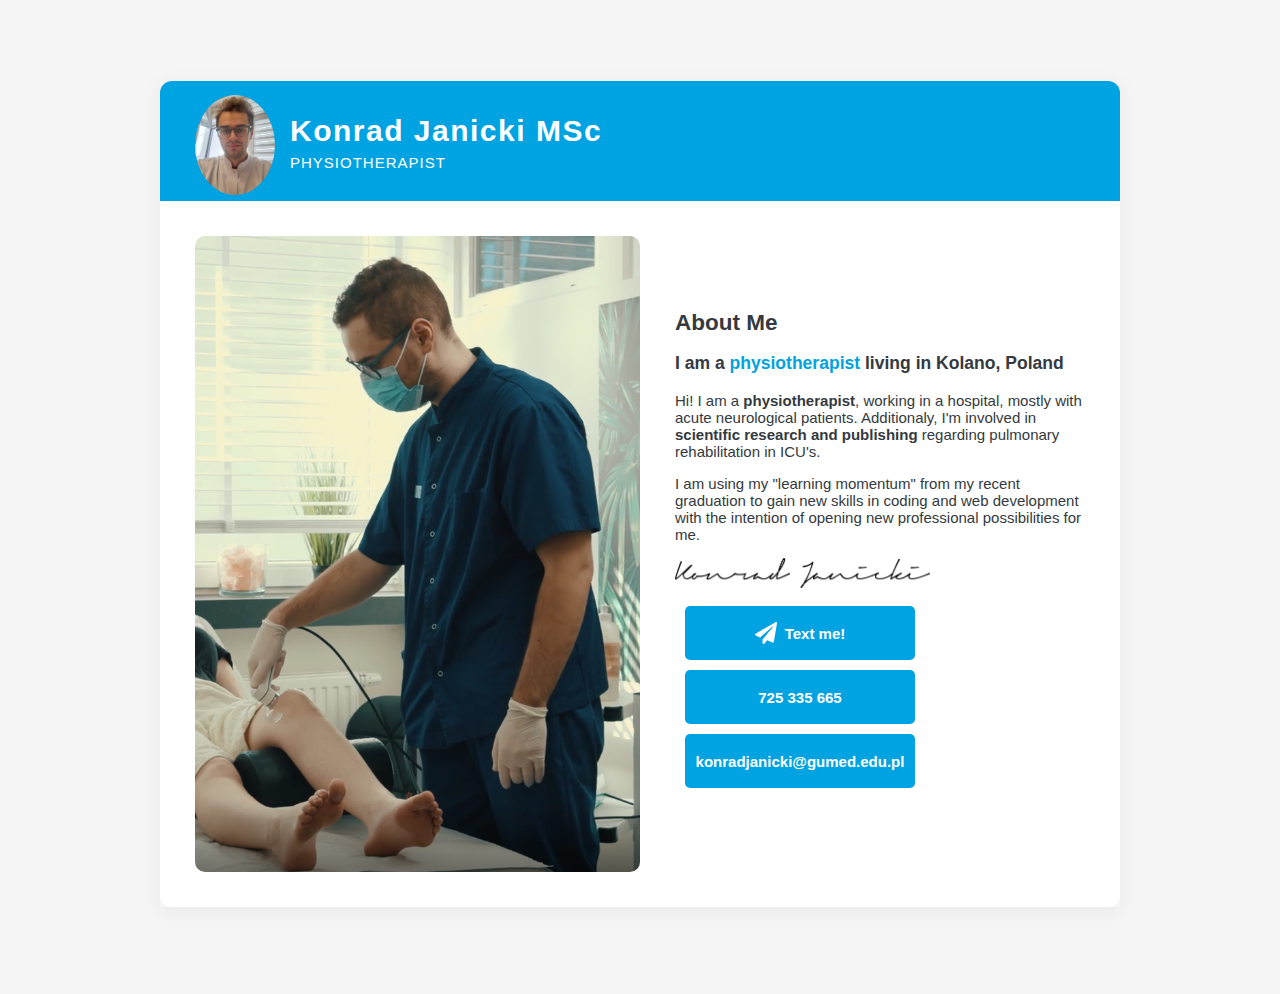
<file: ecard v2/index.html>
<!DOCTYPE html>
<html lang="en">
  <head>
    <meta charset="UTF-8" />
    <meta http-equiv="X-UA-Compatible" content="IE=edge" />
    <meta name="viewport" content="width=device-width, initial-scale=1.0" />
    <title>Moja wizytówka</title>
    <link rel="stylesheet" href="css/style.css" />
  </head>
  <body>
    <div class="card">
      <header class="header">
        <img
          src="images/profilowee.jpg"
          alt="Zdjęcie profilowe"
          class="header-profile-img"
        />
        <div class="header-profile">
          <h1>Konrad Janicki MSc</h1>
          <div>PHYSIOTHERAPIST</div>
        </div>
      </header>

      <section class="info">
        <img src="images/zabieg.png" alt="Ilustracja" class="info-picture" />
        <div class="info-content">
          <h2>About Me</h2>
          <h3 class="info-headline">
            I am a <span>physiotherapist</span> living in Kolano, Poland
          </h3>
          <p>
            Hi! I am a <strong>physiotherapist</strong>, working in a hospital,
            mostly with acute neurological patients. Additionaly, I'm involved
            in
            <strong>scientific research and publishing</strong>
            regarding pulmonary rehabilitation in ICU's.
          </p>
          <p>
            I am using my "learning momentum" from my recent graduation to gain
            new skills in coding and web development with the intention of
            opening new professional possibilities for me.
          </p>

          <img src="images/podpis.png" alt="Podpis" class="info-signature" />

          <div class="info-contact">
            <a href="https://t.me/konradjanicki" class="info-contact-btn">
              <img src="images/icon-telegram.svg" alt="Ikona Telegram" />
              Text me!
            </a>
            <p class="info-contact-btn">
              <a class="info-link" href="tel:725335665">725 335 665</a>
            </p>
            <p class="info-contact-btn">
              <a class="info-link" href="mailto:konradjanicki@gumed.edu.pl"
                >konradjanicki@gumed.edu.pl</a
              >
            </p>
          </div>
        </div>
      </section>
    </div>
  </body>
</html>
</file>
<file: ecard v2/css/style.css>
html,
body {
  height: 100%;
  padding: 22px;
  margin-bottom: 50px;
}

body {
  color: rgb(52, 58, 64);
  font-size: 15px;
  font-family: sans-serif;
  background-color: rgb(245, 245, 245);
  margin: 0;
  display: flex;
  align-items: center;
  justify-content: center;
}

.card {
  width: 960px;
  box-shadow: 0px 5px 20px 0px rgba(52, 58, 64, 0.06);
}

.header {
  background-color: rgb(0, 163, 225);
  display: flex;
  align-items: center;
  height: 110px;
  padding-top: 5px;
  padding-bottom: 5px;
  padding-right: 35px;
  padding-left: 35px;
  border-top-left-radius: 12px;
  border-top-right-radius: 12px;
}

.header-profile-img {
  width: 80px;
  height: 100px;
  margin-right: 15px;
  margin-top: 8px;
  border-radius: 50%;
}

.header-profile {
  color: rgb(255, 255, 255);
  line-height: 1.4;
}

.header-profile h1 {
  letter-spacing: 1.5px;
  margin: 0;
}

.header-profile div {
  letter-spacing: 1px;
}

.info {
  background-color: rgb(255, 255, 255);
  display: flex;
  align-items: center;
  padding: 35px;
  border-bottom-right-radius: 12px;
  border-bottom-left-radius: 12px;
}

.info-picture {
  margin-right: 35px;
  width: 50%;
  border-radius: 10px;
}

.info-content {
  width: 50%;
}

.info h2 {
  margin: 0;
}

.info-headline span {
  color: rgb(0, 163, 225);
}

.info-signature {
  height: 30px;
}

.info-contact {
  margin-top: 15px;
}

.info-contact-btn {
  color: rgb(255, 255, 255);
  font-weight: 700;
  text-decoration: none;
  background-color: rgb(0, 163, 225);
  display: flex;
  justify-content: center;
  align-items: center;
  padding-top: 7px;
  padding-bottom: 7px;
  padding-right: 15px;
  padding-left: 15px;
  border-radius: 5px;
  margin: 10px;
  height: 40px;
  width: 200px;
}

.info-contact-btn img {
  width: 22px;
  margin-right: 8px;
}

.info-contact-social {
  background-color: rgb(245, 245, 245);
  display: flex;
  justify-content: center;
  align-items: center;
  width: 30px;
  height: 30px;
  margin-left: 8px;
  border-radius: 50%;
}
.info-link {
  text-decoration: none;
  color: rgb(255, 255, 255);
}

/* mobile device optymalization */

@media (min-width: 300px) and (max-width: 900px) {
  html,
  body {
    height: 100%;
    padding: 22px;
    margin-bottom: 50px;
    margin-top: 250px;
  }

  body {
    color: rgb(52, 58, 64);
    font-size: 15px;
    font-family: sans-serif;
    background-color: rgb(245, 245, 245);
    margin: 0;
    display: flex;
    align-items: center;
    justify-content: center;
  }

  .card {
    width: 960px;
    box-shadow: 0px 5px 20px 0px rgba(52, 58, 64, 0.06);
  }

  .header {
    background-color: rgb(0, 163, 225);
    display: flex;
    align-items: center;
    height: 110px;
    padding-top: 5px;
    padding-bottom: 5px;
    padding-right: 35px;
    padding-left: 35px;
    border-top-left-radius: 12px;
    border-top-right-radius: 12px;
  }

  .header-profile-img {
    width: 80px;
    height: 100px;
    margin-right: 15px;
    margin-top: 8px;
    border-radius: 50%;
  }

  .header-profile {
    color: rgb(255, 255, 255);
    line-height: 1;
  }

  .header-profile h1 {
    letter-spacing: 1.5px;
    margin: 0;
  }

  .header-profile div {
    letter-spacing: 1px;
  }

  .info {
    background-color: rgb(255, 255, 255);
    display: block;
    align-items: center;
    padding: 35px;
    border-bottom-right-radius: 12px;
    border-bottom-left-radius: 12px;
  }

  .info-picture {
    margin-right: 35px;
    width: 100%;
    border-radius: 10px;
  }

  .info-content {
    width: 100%;
  }

  .info h2 {
    margin: 0;
  }

  .info-headline span {
    color: rgb(0, 163, 225);
  }

  .info-signature {
    height: 30px;
  }

  .info-contact {
    margin-top: 15px;
  }

  .info-contact-btn {
    color: rgb(255, 255, 255);
    font-weight: 700;
    text-decoration: none;
    background-color: rgb(0, 163, 225);
    display: flex;
    justify-content: center;
    align-items: center;
    padding-top: 7px;
    padding-bottom: 7px;
    padding-right: 15px;
    padding-left: 15px;
    border-radius: 5px;
    margin: 10px;
    height: 40px;
    width: 200px;
  }

  .info-contact-btn img {
    width: 22px;
    margin-right: 8px;
  }

  .info-contact-social {
    background-color: rgb(245, 245, 245);
    display: flex;
    justify-content: center;
    align-items: center;
    width: 30px;
    height: 30px;
    margin-left: 8px;
    border-radius: 50%;
  }
  .info-link {
    text-decoration: none;
    color: rgb(255, 255, 255);
  }
}
</file>
